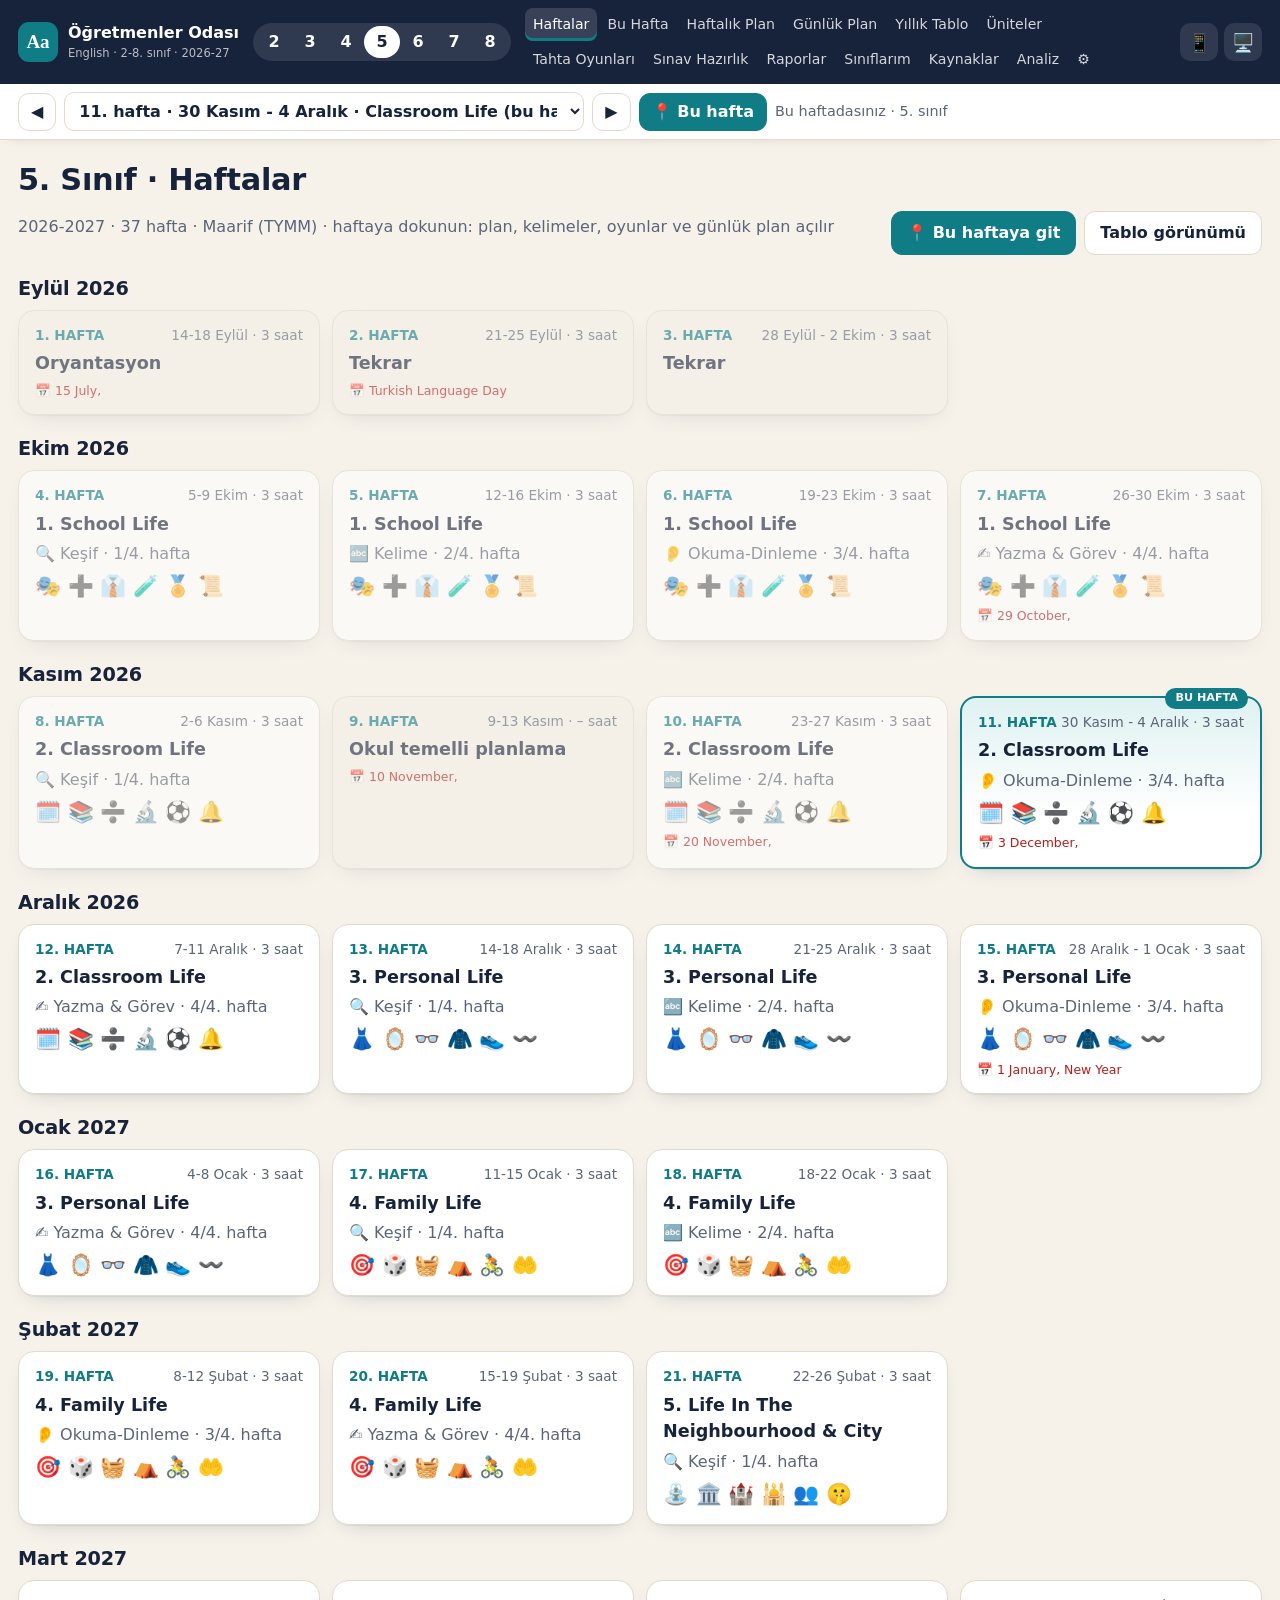
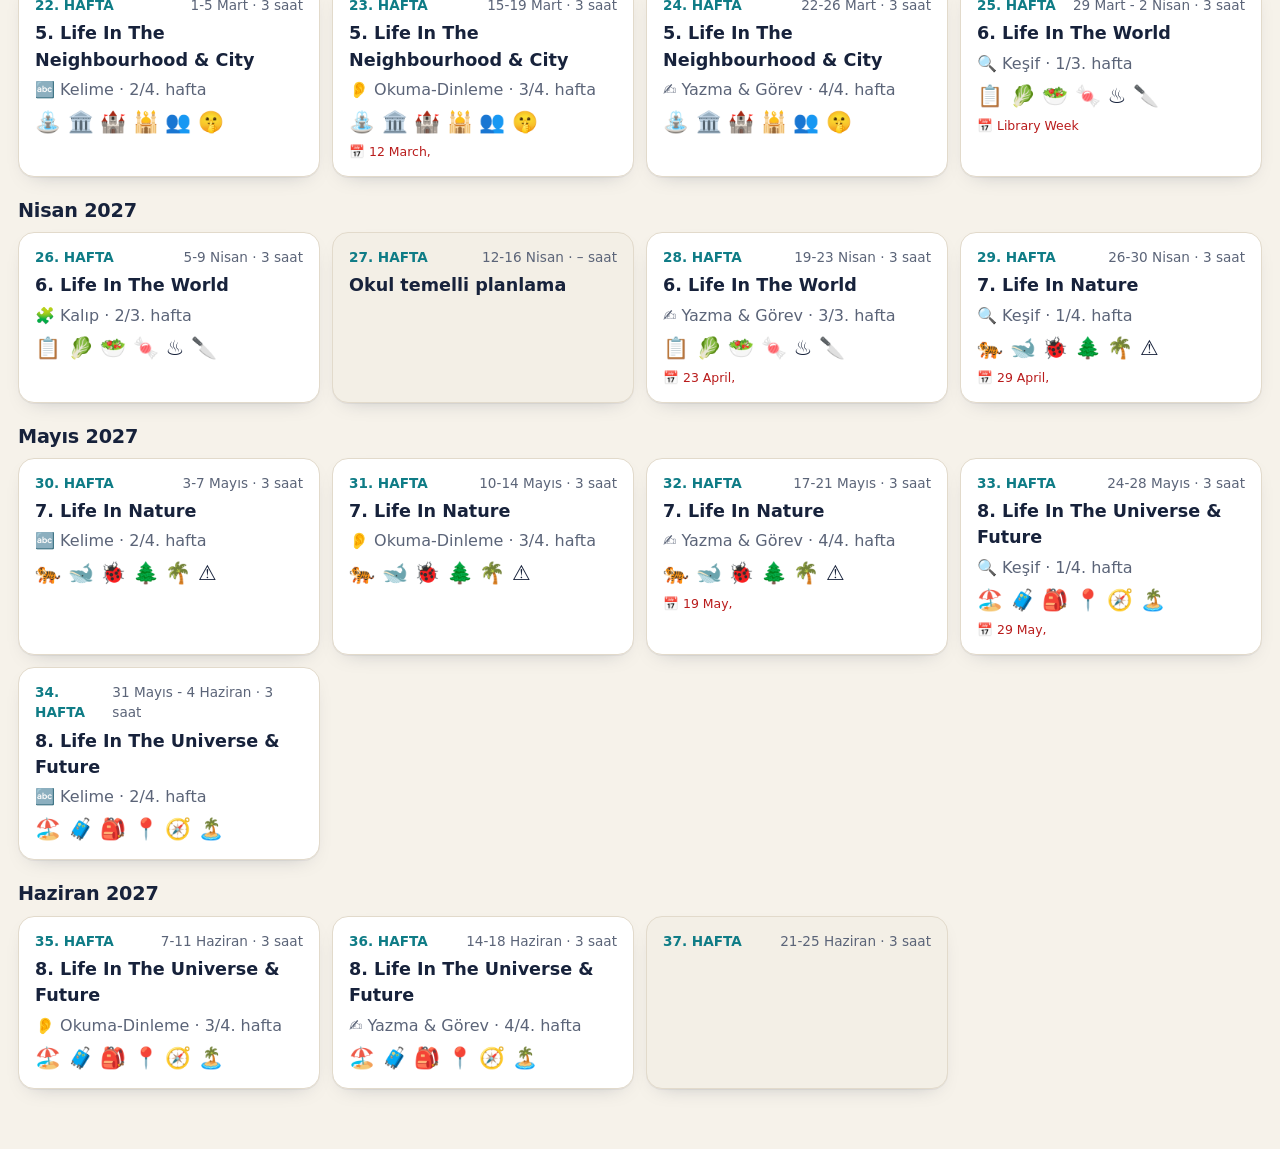
<file: index.html>
<!doctype html>
<html lang="tr">
<head>
<meta charset="utf-8">
<meta name="viewport" content="width=device-width, initial-scale=1">
<title>Öğretmenler Odası · English</title>
<meta name="description" content="İngilizce öğretmenleri için 2-8. sınıf Maarif ve 2018 programına göre yıllık, haftalık, günlük plan; akıllı tahta oyunları, sohbet simülasyonu, raporlar.">
<link rel="stylesheet" href="css/stil.css">
</head>
<body>
<header class="ust">
  <a class="marka" href="#bugun"><span class="marka-isaret">Aa</span><span><b>Öğretmenler Odası</b><small>English · 2-8. sınıf · 2026-27</small></span></a>
  <nav class="sinif-sec" id="sinif-sec" aria-label="Sınıf düzeyi"></nav>
  <nav class="menu" id="menu"></nav>
  <div class="ust-sag"><a class="ikon" href="ogrenci.html" title="Öğrenci uygulaması">📱</a><button class="ikon" id="tahta-modu" title="Akıllı tahta modu (iri yazı)">🖥️</button></div>
</header>
<div class="hafta-bar" id="hafta-bar" hidden></div>
<main id="sayfa" class="sayfa"></main>
<div id="baski"></div>

<template id="analiz-sablon">
<div class="sayfa-bas"><div><h1>Program ve Sınav Analizi</h1><p class="soluk">2026-2027 İngilizce 2-8. sınıf · araştırma özeti (20 Kasım 2026)</p></div></div>
<div class="iki-kolon"><div>
<div class="kart-kutu"><h2>1. Hangi sınıf hangi programda?</h2>
<table class="plan"><thead><tr><th>Sınıf</th><th>2026-27 programı</th><th>Haftalık saat</th><th>Yapı</th></tr></thead><tbody>
<tr><td>2</td><td>Maarif (TYMM) — 2. yılı</td><td>2</td><td>6 tema (School Life → Life in the City & the World)</td></tr>
<tr><td>3</td><td><b>Maarif — bu yıl başladı</b></td><td>2</td><td>6 tema; orientation + 2 hafta revision</td></tr>
<tr><td>4</td><td>2018 programı</td><td>2</td><td>10 ünite (Classroom Rules → Food and Drinks)</td></tr>
<tr><td>5</td><td>Maarif — 3. yılı</td><td>3</td><td>8 tema (School Life → Life in the Universe & Future)</td></tr>
<tr><td>6</td><td>Maarif — 2. yılı</td><td>3</td><td>8 tema</td></tr>
<tr><td>7</td><td>2018 programı</td><td>4</td><td>10 ünite (Appearance and Personality → Planets)</td></tr>
<tr><td>8</td><td>2018 programı (LGS)</td><td>4</td><td>10 ünite (Friendship → Natural Forces)</td></tr></tbody></table>
<p class="soluk">Kaynak: MEB “İngilizce (2-8. sınıf) taslak yıllık çerçeve plan” 2026-2027 (tymm.meb.gov.tr). 4, 7, 8. sınıfların Maarif temaları yayımlandı ama 2027-28'de uygulanacak; uygulama bunları “gelecek program” olarak saklar.</p></div>
<div class="kart-kutu"><h2>2. Maarif modelinin ders akışı</h2>
<p>Her tema aynı beceri ailelerini sırayla işler: <b>L</b> dinleme/izleme (hazırlık → genel anlam → ayrıntı → yansıtma), <b>P</b> telaffuz, <b>R</b> okuma, <b>V</b> kelime, <b>G</b> dil bilgisi (kalıp/“chunk”), <b>W</b> yazma (kopyala → modelden üret → yapılandır → paylaş → yansıt), <b>S</b> konuşma. Kod biçimi <code>ENG.5.2.V1</code> = 5. sınıf, 2. tema, kelime çıktısı.</p>
<ul><li>Giriş metni çoğunlukla <b>dijital hikâye</b>: önce durmadan, sonra durdurarak izlenir.</li>
<li>Dil bilgisi <b>kural anlatmadan</b>, kalıplarla ve örneklerden keşfettirilerek verilir (2-3. sınıfta tamamen “chunk”).</li>
<li>Önerilen teknikler: TPR, gölge okuma, koro, fısıltı zinciri, piramit/radyo okuma, Bingo, Pelmanism, King's Game, Odd One Out, resim sözlüğü, show and tell.</li>
<li>Her temanın sonunda <b>performans görevi</b> (ör. 5. sınıf “dream classroom” posteri, 8. sınıf okul etkinliği önerisi) ve dereceli puanlama.</li>
<li>Her temada <b>farklılaştırma</b>: zenginleştirme + destekleme etkinliği.</li></ul>
<p>Uygulama bu akışı 6 aşamaya böler: 🔍 Keşif → 🔤 Kelime → 🧩 Kalıp → 👂 Okuma-Dinleme → 🗣️ Konuşma → ✍️ Yazma & Görev; temanın hafta sayısına göre dağıtır.</p></div>
</div><div>
<div class="kart-kutu"><h2>3. Sınav sistemi</h2>
<ul><li><b>Ortak Yazılı Sınav Sistemi (OYSS)</b> 2026-27'de ortaokul 5, 6, 7. sınıflarda İngilizceyi kapsıyor (okul geneli). MEB her dönem için 5 senaryoluk konu-soru dağılım tablosu yayımlıyor; zümre birini seçiyor.</li>
<li>Tablolarda yalnız <b>R (okuma), V (kelime), G (dil bilgisi), W (yazma)</b> çıktıları var; dinleme ve konuşma yazılıda ölçülmüyor → derste performans ve gözlemle değerlendirilmeli.</li>
<li>Ülke geneli ortak sınavlarda İngilizce yok (6-7 matematik/Türkçe). Ülke geneli takvim: 5-6 Ocak, 6-7 Nisan, 8-9 Haziran 2027.</li>
<li><b>LGS</b>: sistem değişmedi; sözel oturumda 10 İngilizce sorusu. 8. sınıf İngilizce programı değişmedi.</li></ul></div>
<div class="kart-kutu"><h2>4. Bu uygulamada neler var?</h2>
<ul><li>MEB yıllık planı (37 hafta), tema içerikleri, farklılaştırma ve performans görevleri — resmî metinden otomatik.</li>
<li>Her ünite için ≤10 konuşma kelimesi, 1 cümle kalıbı + 5 örnek, yabancı arkadaşla 4 adımlık sohbet (✦ Claude).</li>
<li>Haftalık plan, sınıf saatine göre günlük plan (40 dk, MEB tablosu biçimi, Word'e aktarılır).</li>
<li>11 tahta oyunu; düellolar: Halat Çekme, 1 Dakika Kelime, Harf Avı.</li>
<li>Öğrenci uygulaması: haftalık görev, aralıklı tekrar (Leitner), düellolar, rapor kodu / sunucu senkronu.</li>
<li>Ücretsiz platform bağlantıları (Eğitimhane, Wordwall, İngilizceciyiz, Liveworksheets…) — içerik sahiplerine ait olduğu için kopyalanmaz, bağlantı verilir.</li></ul></div>
<div class="kart-kutu"><h2>Kaynaklar</h2><ul class="kucuk-y">
<li><a target="_blank" rel="noopener" href="https://tymm.meb.gov.tr/ogretim-programlari/ingilizce-dersi-temel-egitim">TYMM İngilizce öğretim programı (2-8)</a></li>
<li><a target="_blank" rel="noopener" href="https://tymm.meb.gov.tr/taslak-cerceve-planlari/temel-egitim">TYMM taslak çerçeve planları 2026-27</a></li>
<li><a target="_blank" rel="noopener" href="https://odsgm.meb.gov.tr/www/1donem-konu-soru-dagilim-tablolari-2026-2027/icerik/1724">ODSGM 1. dönem konu-soru dağılım tabloları</a></li>
<li><a target="_blank" rel="noopener" href="https://www.meb.gov.tr/ortak-yazili-sinav-sistemiyle-ilgili-sikca-sorulan-sorular-rehberi-hazirlandi/haber/42290/tr">MEB: OYSS sıkça sorulan sorular</a></li>
<li><a target="_blank" rel="noopener" href="https://meb.gov.tr/ulke-geneli-ortak-yazili-sinav-takvimi-belli-oldu/haber/41874/tr">MEB: ülke geneli ortak yazılı takvimi</a></li></ul></div>
</div></div>
</template>

<script src="js/yapilandirma.js"></script>
<script src="js/veri-meb.js"></script>
<script src="js/icerik-ilkokul.js"></script>
<script src="js/icerik-56.js"></script>
<script src="js/icerik-78.js"></script>
<script src="js/unite-oyun-ilkokul.js"></script>
<script src="js/unite-oyun-orta.js"></script>
<script src="js/ortak.js"></script>
<script src="js/oyunlar.js"></script>
<script src="js/app.js"></script>
</body>
</html>
</file>
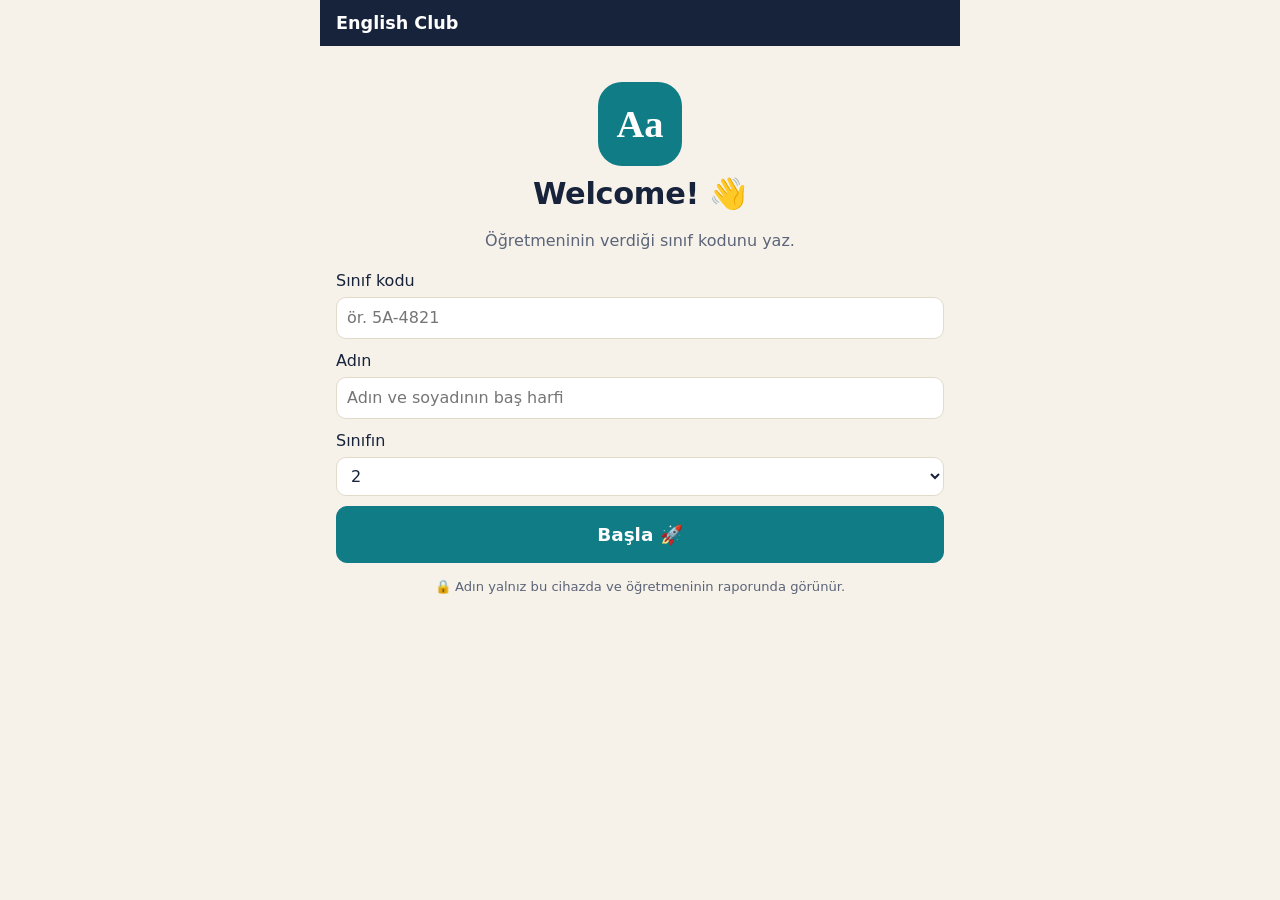
<file: ogrenci.html>
<!doctype html>
<html lang="tr">
<head>
<meta charset="utf-8">
<meta name="viewport" content="width=device-width, initial-scale=1, viewport-fit=cover">
<meta name="theme-color" content="#17223b">
<title>English Club · Öğrenci</title>
<link rel="stylesheet" href="css/stil.css">
<link rel="stylesheet" href="css/ogrenci.css">
</head>
<body class="ogr">
<header class="ogr-ust"><button class="ikon" id="geri" hidden>←</button><b id="ogr-baslik">English Club</b><span id="ogr-puan"></span></header>
<main id="ogr-sayfa"></main>
<script src="js/yapilandirma.js"></script>
<script src="js/veri-meb.js"></script>
<script src="js/icerik-ilkokul.js"></script>
<script src="js/icerik-56.js"></script>
<script src="js/icerik-78.js"></script>
<script src="js/unite-oyun-ilkokul.js"></script>
<script src="js/unite-oyun-orta.js"></script>
<script src="js/ortak.js"></script>
<script src="js/oyunlar.js"></script>
<script src="js/ogrenci.js"></script>
</body>
</html>
</file>
<file: css/stil.css>
/* Öğretmenler Odası · English — kâğıt zemin, mürekkep üst çubuk; her sınıf düzeyinin kendi rengi. Akıllı tahtada uzaktan okunur. */
:root {
  --kagit: #f6f2ea; --kart: #fffdf9; --murekkep: #17223b; --soluk: #5b6478; --cizgi: #e2dacb;
  --vurgu: #0f7c86; --vurgu-acik: #dff1f1; --claude: #c2410c; --meb: #b91c1c; --dis: #475569;
  --dogru: #15803d; --yanlis: #dc2626; --t0: #2563eb; --t1: #e11d48;
  --golge: 0 1px 0 rgba(23, 34, 59, .05), 0 8px 22px -14px rgba(23, 34, 59, .35);
  --r: 16px; --font: "Segoe UI", "Noto Sans", system-ui, sans-serif;
}
body[data-sinif="2"] { --vurgu: #e4572e; --vurgu-acik: #fde4dc; }
body[data-sinif="3"] { --vurgu: #d97706; --vurgu-acik: #fdeccc; }
body[data-sinif="4"] { --vurgu: #65a30d; --vurgu-acik: #e6f4d0; }
body[data-sinif="5"] { --vurgu: #0f7c86; --vurgu-acik: #dff1f1; }
body[data-sinif="6"] { --vurgu: #2563eb; --vurgu-acik: #dde8fd; }
body[data-sinif="7"] { --vurgu: #7c3aed; --vurgu-acik: #ece3fd; }
body[data-sinif="8"] { --vurgu: #be123c; --vurgu-acik: #fbdde5; }
* { box-sizing: border-box; }
[hidden] { display: none !important; }
html { font-size: 16px; }
body { margin: 0; background: var(--kagit); color: var(--murekkep); font-family: var(--font); line-height: 1.5; }
body.tahta { font-size: 1.25rem; }
a { color: var(--vurgu); }
button, input, select, textarea { font: inherit; color: inherit; }
h1, h2, h3 { line-height: 1.2; margin: 0 0 .5em; letter-spacing: -.01em; }
h1 { font-size: 1.9rem; } h2 { font-size: 1.2rem; } h3 { font-size: 1.05rem; }
pre { white-space: pre-wrap; font: inherit; font-size: .92em; margin: .3em 0; }
code { background: #efe8da; padding: 1px 5px; border-radius: 5px; }

/* üst çubuk */
.ust { position: sticky; top: 0; z-index: 30; display: flex; align-items: center; gap: 14px; padding: 8px 18px; background: var(--murekkep); color: #fff; flex-wrap: wrap; }
.marka { display: flex; gap: 10px; align-items: center; color: #fff; text-decoration: none; }
.marka-isaret { display: grid; place-items: center; width: 40px; height: 40px; border-radius: 11px; background: var(--vurgu); font-weight: 800; font-size: 19px; font-family: Georgia, serif; }
.marka b { display: block; } .marka small { display: block; opacity: .7; font-size: .72rem; }
.sinif-sec { display: flex; background: rgba(255,255,255,.1); border-radius: 999px; padding: 3px; }
.sinif-sec button { border: 0; background: transparent; color: #fff; width: 36px; height: 32px; border-radius: 999px; font-weight: 700; cursor: pointer; }
.sinif-sec button[aria-selected="true"] { background: #fff; color: var(--murekkep); }
.menu { display: flex; gap: 2px; flex-wrap: wrap; flex: 1; }
.menu a { color: #fff; text-decoration: none; padding: 6px 8px; border-radius: 8px; opacity: .82; font-size: .88rem; white-space: nowrap; }
.menu a:hover, .menu a.aktif { background: rgba(255,255,255,.14); opacity: 1; }
.menu a.aktif { box-shadow: inset 0 -3px 0 var(--vurgu); }
.ust-sag { display: flex; gap: 6px; }
.ikon { display: grid; place-items: center; width: 38px; height: 38px; border-radius: 10px; border: 0; background: rgba(255,255,255,.1); color: #fff; text-decoration: none; cursor: pointer; font-size: 18px; }

.sayfa { max-width: 1360px; margin: 0 auto; padding: 22px 18px 60px; }
.sayfa-bas { display: flex; justify-content: space-between; align-items: flex-end; gap: 14px; flex-wrap: wrap; margin-bottom: 16px; }
.sayfa-bas .sag { display: flex; gap: 8px; flex-wrap: wrap; }
.soluk { color: var(--soluk); } .orta { text-align: center; padding: 40px; }
.bilgi { background: #fff7e0; border: 1px solid #f1dca0; padding: 10px 14px; border-radius: 12px; }
.iki-kolon { display: grid; grid-template-columns: 1.1fr 1fr; gap: 18px; align-items: start; }
@media (max-width: 980px) { .iki-kolon { grid-template-columns: 1fr; } }
.kart-kutu { background: var(--kart); border: 1px solid var(--cizgi); border-radius: var(--r); padding: 18px; box-shadow: var(--golge); margin-bottom: 18px; }
.kart-kutu.ince { padding: 14px 18px; }
.kart-kutu.vurgu-k { border-left: 6px solid var(--vurgu); }
details { border-top: 1px dashed var(--cizgi); padding: 8px 0; } summary { cursor: pointer; font-weight: 600; }

.btn { display: inline-flex; align-items: center; gap: 6px; padding: 9px 15px; border-radius: 11px; border: 1px solid var(--cizgi); background: #fff; cursor: pointer; text-decoration: none; color: var(--murekkep); font-weight: 600; }
.btn:hover { border-color: var(--vurgu); }
.btn.ana { background: var(--vurgu); color: #fff; border-color: var(--vurgu); }
.btn.yesil { background: var(--dogru); color: #fff; border-color: var(--dogru); } .btn.kirmizi { color: var(--yanlis); }
.btn.kucuk { padding: 5px 10px; }
.mini-btn { display: inline-block; margin-left: 6px; padding: 2px 10px; border-radius: 999px; background: var(--vurgu-acik); color: var(--vurgu); text-decoration: none; font-weight: 600; font-size: .85em; border: 0; cursor: pointer; }
.rozet { display: inline-block; font-size: .68rem; font-weight: 700; padding: 2px 8px; border-radius: 999px; vertical-align: middle; letter-spacing: .02em; }
.rozet.claude { background: #fff1e6; color: var(--claude); border: 1px solid #fed7aa; }
.rozet.meb { background: #fee2e2; color: var(--meb); } .rozet.dis { background: #e2e8f0; color: var(--dis); }
.cip { display: inline-flex; gap: 6px; align-items: center; padding: 6px 12px; border-radius: 999px; border: 1px solid var(--cizgi); background: #fff; cursor: pointer; text-decoration: none; color: var(--murekkep); margin: 0 6px 6px 0; }
.cip.aktif { background: var(--vurgu); color: #fff; border-color: var(--vurgu); }
.satir { display: flex; gap: 8px; flex-wrap: wrap; margin: 10px 0; align-items: center; }
.satir input { flex: 1; min-width: 180px; }
input, select, textarea { padding: 8px 10px; border: 1px solid var(--cizgi); border-radius: 10px; background: #fff; }
textarea { width: 100%; } label { display: block; margin-bottom: 10px; } label > input, label > select, label > textarea { display: block; width: 100%; margin-top: 4px; }

/* bugün */
.bugun-hero { display: flex; justify-content: space-between; gap: 20px; align-items: flex-end; flex-wrap: wrap; padding: 26px; border-radius: 22px; margin-bottom: 18px; color: #fff;
  background: radial-gradient(circle at 90% 10%, rgba(255,255,255,.18), transparent 45%), linear-gradient(135deg, var(--vurgu), var(--murekkep)); }
.bugun-hero h1 { font-size: 2.4rem; margin: 6px 0; } .bugun-hero p { margin: 4px 0; opacity: .95; }
.bugun-hero .etiket { background: rgba(255,255,255,.18); padding: 3px 10px; border-radius: 999px; font-size: .85rem; }
.bugun-hero .gun { background: rgba(0,0,0,.18); display: inline-block; padding: 4px 10px; border-radius: 8px; }
.hero-dugme { display: flex; gap: 8px; flex-wrap: wrap; } .hero-dugme .btn:not(.ana) { background: rgba(255,255,255,.92); }
.hero-dugme .btn.ana { background: #fff; color: var(--vurgu); }
.kelimeler { display: grid; grid-template-columns: repeat(auto-fill, minmax(118px, 1fr)); gap: 10px; }
.kelime-k { display: flex; flex-direction: column; align-items: center; padding: 12px 6px; border-radius: 14px; border: 1px solid var(--cizgi); background: #fff; cursor: pointer; }
.kelime-k:hover { border-color: var(--vurgu); transform: translateY(-2px); }
.kelime-k .emo { font-size: 2.1rem; } .kelime-k b { font-size: 1.02rem; text-align: center; } .kelime-k small { color: var(--soluk); text-align: center; }
.kalip { background: var(--vurgu-acik); padding: 10px 14px; border-radius: 12px; font-weight: 600; }
.buyuk-k { font-size: 1.2rem; }
.ses-k { border: 0; background: none; cursor: pointer; }
.oyun-izgara { display: grid; grid-template-columns: repeat(auto-fill, minmax(150px, 1fr)); gap: 10px; }
.oyun-izgara.buyuk { grid-template-columns: repeat(auto-fill, minmax(210px, 1fr)); gap: 14px; }
.oyun-k { position: relative; display: flex; flex-direction: column; gap: 2px; padding: 14px; border-radius: 14px; background: #fff; border: 1px solid var(--cizgi); text-decoration: none; color: var(--murekkep); }
.oyun-k:hover { border-color: var(--vurgu); box-shadow: var(--golge); }
.oyun-k span { font-size: 1.8rem; } .oyun-k small { color: var(--soluk); line-height: 1.3; }
.oyun-izgara.buyuk .oyun-k span { font-size: 2.6rem; }
.oyun-k em { position: absolute; top: 10px; right: 10px; font-style: normal; font-size: .7rem; font-weight: 700; background: #fde68a; padding: 1px 8px; border-radius: 999px; }
.sohbet-on p { margin: 6px 0; padding: 8px 12px; background: #f4f0e8; border-radius: 12px; }

/* planlar */
table.plan, table.gunluk { width: 100%; border-collapse: collapse; background: #fff; font-size: .92rem; }
.plan th, .plan td, .gunluk th, .gunluk td { border: 1px solid var(--cizgi); padding: 6px 8px; text-align: left; vertical-align: top; }
.plan thead th { background: var(--murekkep); color: #fff; position: sticky; top: 56px; }
.plan tr.ozel td { background: #f3efe6; color: var(--soluk); }
.plan tr.simdi td { background: var(--vurgu-acik); font-weight: 600; }
.plan td.sayi { text-align: center; }
.plan tr.pasif td { opacity: .5; }
.kucuk-y { font-size: .82rem; }
.gunluk th { width: 150px; background: #f4f0e8; } .gunluk th.ara { background: var(--vurgu); color: #fff; text-align: center; }
#gunluk-govde:focus { outline: 2px dashed var(--vurgu); outline-offset: 6px; }
.gezgin { display: flex; gap: 8px; margin-bottom: 16px; flex-wrap: wrap; }
.sekmeler { display: flex; gap: 6px; margin-bottom: 12px; flex-wrap: wrap; }
.sekme { padding: 8px 16px; border-radius: 10px; background: #fff; border: 1px solid var(--cizgi); text-decoration: none; color: var(--murekkep); font-weight: 600; }
.sekme.aktif { background: var(--vurgu); color: #fff; border-color: var(--vurgu); }
.etkinlik-l { padding-left: 22px; } .etkinlik-l li { margin-bottom: 10px; } .etkinlik-l small { display: block; color: var(--soluk); }
.ogr-odev { background: #eef6ff; padding: 10px 12px; border-radius: 12px; }
.unite-izgara { display: grid; grid-template-columns: repeat(auto-fill, minmax(230px, 1fr)); gap: 14px; }
.unite-k { display: flex; flex-direction: column; gap: 4px; padding: 16px; background: #fff; border-radius: 16px; border: 1px solid var(--cizgi); text-decoration: none; color: var(--murekkep); }
.unite-k:hover { border-color: var(--vurgu); }
.unite-k .no { width: 30px; height: 30px; border-radius: 9px; display: grid; place-items: center; background: var(--vurgu); color: #fff; font-weight: 700; }
.unite-k .emo-s { font-size: 1.4rem; } .unite-k small { color: var(--soluk); }
.unite-sec { margin-bottom: 14px; }
.kaynaklar { display: grid; grid-template-columns: repeat(auto-fill, minmax(190px, 1fr)); gap: 8px; }
.kaynak { position: relative; display: grid; grid-template-columns: 34px 1fr; padding: 10px; border-radius: 12px; background: #fff; border: 1px solid var(--cizgi); text-decoration: none; color: var(--murekkep); }
.kaynak span { grid-row: span 2; font-size: 1.4rem; } .kaynak small { color: var(--soluk); line-height: 1.25; }
.kaynak.ozel { border-color: #fcd34d; background: #fffbeb; } .kaynak i { position: absolute; top: 4px; right: 8px; font-style: normal; color: var(--soluk); cursor: pointer; }
.sinif-k { display: flex; justify-content: space-between; gap: 12px; flex-wrap: wrap; }
.sinif-k .kod { font-size: 1.8rem; font-weight: 800; letter-spacing: .08em; margin: 0; color: var(--vurgu); font-family: Consolas, monospace; }
.sinif-k .dugmeler { display: flex; gap: 6px; flex-wrap: wrap; align-items: flex-start; }

/* oyun */
body.oyun-modu .sayfa { max-width: none; padding: 0; }
.oyun-sayfa { display: flex; flex-direction: column; min-height: calc(100vh - 56px); }
.oyun-bar { display: flex; gap: 10px; align-items: center; padding: 10px 16px; background: #fff; border-bottom: 1px solid var(--cizgi); flex-wrap: wrap; }
.oyun-bar .ayar-alan { display: flex; gap: 6px; flex: 1; justify-content: flex-end; flex-wrap: wrap; align-items: center; }
.oyun-alan { flex: 1; padding: 18px; display: flex; flex-direction: column; font-size: 1.3rem; }
.oyun-ust { display: flex; justify-content: space-between; align-items: center; gap: 10px; margin-bottom: 14px; font-size: 1.15rem; flex-wrap: wrap; }
.oyun-alt { display: flex; gap: 10px; justify-content: center; margin-top: 18px; flex-wrap: wrap; }
.oyun-alt .btn { font-size: 1.1rem; padding: 12px 20px; }
.emo { font-family: "Segoe UI Emoji", "Apple Color Emoji", "Noto Color Emoji", sans-serif; line-height: 1; }
.oyun-son { text-align: center; margin: auto; } .oyun-son .kupa { font-size: 5rem; } .buyuk { font-size: 2.4rem; font-weight: 800; margin: .2em 0; }
.kart-sahne { display: grid; place-items: center; flex: 1; perspective: 1200px; }
.flash { position: relative; width: min(560px, 90vw); height: min(380px, 52vh); border: 0; border-radius: 28px; background: #fff; box-shadow: var(--golge), 0 0 0 6px var(--vurgu-acik); cursor: pointer; display: flex; flex-direction: column; align-items: center; justify-content: center; gap: 6px; transition: transform .4s; }
.flash .emo { font-size: 8rem; } .flash .en { font-size: 3rem; font-weight: 800; } .flash .tr { font-size: 1.6rem; color: var(--soluk); visibility: hidden; }
.flash.ters .tr { visibility: visible; } .flash.ters { transform: rotateX(6deg); }
.hafiza { display: grid; gap: 10px; flex: 1; grid-template-columns: repeat(5, 1fr); }
.hafiza.n12 { grid-template-columns: repeat(4, 1fr); } .hafiza.n16 { grid-template-columns: repeat(4, 1fr); }
.hk { position: relative; min-height: 110px; border-radius: 16px; border: 0; background: var(--murekkep); color: #fff; cursor: pointer; font-size: 1.4rem; }
.hk .on { display: none; } .hk.acik { background: #fff; color: var(--murekkep); box-shadow: inset 0 0 0 3px var(--vurgu); }
.hk.acik .on { display: block; } .hk.acik .arka { display: none; } .hk .emo { font-size: 3rem; } .hk .arka { font-size: 2rem; opacity: .5; }
.hk.bulundu.t0 { box-shadow: inset 0 0 0 4px var(--t0); background: #e0ebff; } .hk.bulundu.t1 { box-shadow: inset 0 0 0 4px var(--t1); background: #ffe1e8; } .hk.bulundu.x { background: #dcfce7; }
.takim { padding: 4px 12px; border-radius: 999px; font-weight: 700; } .takim.t0 { color: var(--t0); } .takim.t1 { color: var(--t1); }
.takim.sira { color: #fff; } .takim.t0.sira { background: var(--t0); } .takim.t1.sira { background: var(--t1); }
.halat { display: grid; grid-template-columns: 1fr 260px 1fr; gap: 14px; flex: 1; }
.taraf { border-radius: 22px; padding: 16px; display: flex; flex-direction: column; gap: 12px; transition: opacity .2s; }
.taraf.t0 { background: #e0ebff; } .taraf.t1 { background: #ffe1e8; } .taraf.kilitli { opacity: .35; pointer-events: none; }
.taraf .ad { font-weight: 800; font-size: 1.3rem; display: flex; justify-content: space-between; }
.t0 .ad { color: var(--t0); } .t1 .ad { color: var(--t1); }
.ipucu { text-align: center; padding: 10px; font-size: 1.8rem; font-weight: 700; } .ipucu .emo { font-size: 5rem; } .ipucu small { display: block; font-size: 1rem; color: var(--soluk); }
.secim { display: grid; gap: 10px; } .secim.d4 { grid-template-columns: 1fr 1fr; }
.btn.sec { justify-content: center; font-size: 1.35rem; padding: 16px; } .btn.sec .emo { font-size: 2.6rem; }
.btn.yanlis, .btn.sec.yanlis { background: #fee2e2; border-color: var(--yanlis); }
.ip-alan { position: relative; display: flex; flex-direction: column; justify-content: center; align-items: center; gap: 20px; }
.ip { width: 100%; height: 14px; background: repeating-linear-gradient(45deg, #a16207, #a16207 8px, #ca8a04 8px, #ca8a04 16px); border-radius: 8px; transition: transform .35s; display: flex; justify-content: center; }
.dugum { font-size: 2.6rem; margin-top: -22px; }
.cizgi { position: absolute; top: 20%; bottom: 20%; width: 4px; border-radius: 4px; } .cizgi.c0 { left: 0; background: var(--t0); } .cizgi.c1 { right: 0; background: var(--t1); }
.halat.yuzyuze { grid-template-columns: 1fr; grid-template-rows: 1fr 70px 1fr; }
.halat.yuzyuze .t0 { transform: rotate(180deg); } .halat.yuzyuze .ip-alan { flex-direction: row; } .halat.yuzyuze .cizgi { display: none; }
.sure { height: 10px; background: var(--cizgi); border-radius: 6px; overflow: hidden; margin-bottom: 12px; } .sure i { display: block; height: 100%; width: 100%; background: var(--vurgu); transition: width 1s linear; }
.dakika, .harfavi { max-width: 760px; width: 100%; margin: 0 auto; }
.dk-soru .tr { font-size: 2.2rem; }
.yazilan { display: flex; gap: 8px; justify-content: center; margin: 14px 0; } .yazilan i { width: 52px; height: 60px; border-bottom: 4px solid var(--murekkep); display: grid; place-items: center; font-style: normal; font-size: 2rem; font-weight: 800; }
.harfler { display: flex; gap: 10px; justify-content: center; flex-wrap: wrap; } .btn.harf { width: 64px; height: 64px; justify-content: center; font-size: 1.8rem; }
.btn.harf:disabled { opacity: .25; }
.salla { animation: salla .4s; } @keyframes salla { 25% { transform: translateX(-8px); } 75% { transform: translateX(8px); } }
.cumle-hedef { min-height: 76px; border: 3px dashed var(--cizgi); border-radius: 16px; padding: 12px; display: flex; gap: 8px; flex-wrap: wrap; align-items: center; margin: 12px 0; }
.cumle-hedef.dogru { border-color: var(--dogru); background: #dcfce7; }
.parca-yer { background: var(--vurgu); color: #fff; padding: 8px 14px; border-radius: 10px; font-weight: 700; }
.cumle-parca { display: flex; gap: 10px; flex-wrap: wrap; justify-content: center; } .btn.parca { font-size: 1.4rem; padding: 12px 18px; } .btn.parca:disabled { opacity: .25; }
.yonerge { text-align: center; font-size: 1.6rem; font-weight: 700; }
.eksik-izgara { display: grid; grid-template-columns: repeat(3, 1fr); gap: 14px; max-width: 900px; margin: 0 auto 16px; width: 100%; transition: filter .3s; }
.eksik-izgara.kapali { filter: blur(18px) grayscale(1); }
.ek { background: #fff; border-radius: 18px; padding: 18px; text-align: center; border: 1px solid var(--cizgi); } .ek .emo { font-size: 4rem; display: block; } .ek b { font-size: 1.4rem; }
.ek.dogru { background: #dcfce7; } .ek.yanlis { background: #fee2e2; } .ek.bos { background: #f4f0e8; }
.av-duzen { display: flex; gap: 20px; justify-content: center; flex-wrap: wrap; }
.av-izgara { display: grid; grid-template-columns: repeat(var(--n), 1fr); gap: 4px; width: min(640px, 92vw); touch-action: none; user-select: none; }
.av-izgara span { aspect-ratio: 1; display: grid; place-items: center; background: #fff; border-radius: 8px; font-weight: 800; font-size: clamp(1rem, 2.6vw, 1.7rem); border: 1px solid var(--cizgi); }
.av-izgara span.sec { background: #fde68a; } .av-izgara span.bulundu { background: var(--vurgu); color: #fff; }
.av-liste { list-style: none; padding: 0; font-size: 1.2rem; } .av-liste li.bulundu { text-decoration: line-through; color: var(--soluk); }
.cark-duzen { display: flex; gap: 30px; align-items: center; justify-content: center; flex-wrap: wrap; flex: 1; }
.cark-kap { position: relative; width: min(520px, 80vw); } .cark { width: 100%; transition: transform 4s cubic-bezier(.17,.67,.2,1); }
.cark-kap .ok { position: absolute; top: -10px; left: 50%; transform: translateX(-50%); font-size: 2.4rem; color: var(--murekkep); z-index: 2; }
.cark-sonuc { min-width: 260px; text-align: center; } .emo.dev { font-size: 6rem; }
.bingo { display: flex; gap: 20px; flex: 1; flex-wrap: wrap; } .bingo-simdi { flex: 2; min-width: 280px; display: grid; place-items: center; background: #fff; border-radius: 24px; text-align: center; min-height: 300px; }
.bingo-gecmis { flex: 1; display: flex; flex-direction: column; gap: 6px; max-height: 60vh; overflow: auto; } .bingo-gecmis span { background: #fff; padding: 6px 12px; border-radius: 10px; }
.sohbet { max-width: 760px; width: 100%; margin: 0 auto; display: flex; flex-direction: column; flex: 1; background: #fff; border-radius: 22px; overflow: hidden; box-shadow: var(--golge); }
.sohbet-ust { display: flex; align-items: center; gap: 12px; padding: 12px 16px; background: var(--murekkep); color: #fff; }
.sohbet-ust .avatar { font-size: 2.4rem; } .sohbet-ust small { display: block; opacity: .7; } .cevrimici { margin-left: auto; color: #4ade80; font-size: .9rem; }
.mesajlar { flex: 1; padding: 16px; display: flex; flex-direction: column; gap: 10px; overflow: auto; min-height: 260px; max-height: 52vh; background: #f4f0e8; }
.balon { display: flex; gap: 8px; align-items: flex-end; max-width: 85%; } .balon p { margin: 0; padding: 10px 14px; border-radius: 18px; background: #fff; font-size: 1.2rem; }
.balon.ben { align-self: flex-end; } .balon.ben p { background: var(--vurgu); color: #fff; border-bottom-right-radius: 4px; } .balon.o p { border-bottom-left-radius: 4px; }
.balon .av { font-size: 1.8rem; } .ses-b { border: 0; background: none; cursor: pointer; font-size: 1.2rem; }
.sohbet-secim { padding: 14px; display: flex; flex-direction: column; gap: 8px; border-top: 1px solid var(--cizgi); }
.btn.cevap { justify-content: flex-start; font-size: 1.15rem; padding: 12px 16px; } .btn.mikrofon { justify-content: center; background: #fef3c7; }
body.tahta .oyun-alan { font-size: 1.5rem; }

/* baskı */
#baski { display: none; }
@media print {
  @page { size: A4; margin: 12mm; }
  body { background: #fff; font-size: 11pt; } body > *:not(#baski) { display: none !important; } #baski { display: block; }
  .a4 { page-break-after: always; } .a4:last-child { page-break-after: auto; }
}
.a4 { font-size: 11pt; color: #000; } .a4 h3 { margin: 12px 0 6px; font-size: 12pt; }
.a4-ust { display: flex; justify-content: space-between; border-bottom: 2px solid #000; padding-bottom: 6px; margin-bottom: 8px; gap: 10px; flex-wrap: wrap; }
.a4-alt { margin-top: 12px; border-top: 1px solid #999; font-size: 8.5pt; color: #444; padding-top: 4px; }
.eslestir { display: grid; grid-template-columns: 1fr 1fr; } .eslestir ol { display: grid; grid-template-columns: 1fr 1fr; gap: 4px 20px; margin: 0; }
.eslestir .emo { font-size: 26pt; }
.a4-av { display: flex; gap: 18px; } .av-tablo { border-collapse: collapse; } .av-tablo td { width: 24px; height: 24px; border: 1px solid #aaa; text-align: center; font-weight: 700; font-size: 11pt; }
.a4-av ul { list-style: none; padding: 0; columns: 2; }
.sirala li, .sinav-s { margin-bottom: 10px; } .karisik { display: block; font-weight: 600; } .cizgi-alan, .yazi-alan { display: block; border-bottom: 1px solid #555; height: 26px; }
.sec-k { display: inline-block; margin-right: 14px; } .sohbet-k li { margin-bottom: 8px; }
.sinav { list-style: none; padding: 0; } .sinav-s { display: flex; gap: 8px; } .sinav-s .no { font-weight: 800; min-width: 22px; }
.a4.cevap { font-size: 10pt; } .a4.genis table { font-size: 9pt; }

/* konuşma sınavı */
.konusma { max-width: 900px; width: 100%; margin: 0 auto; background: #fff; border-radius: 24px; overflow: hidden; box-shadow: var(--golge); display: flex; flex-direction: column; }
.ks-ust { display: flex; align-items: center; gap: 12px; padding: 12px 18px; background: var(--murekkep); color: #fff; } .ks-ust .avatar { font-size: 2.4rem; } .ks-ust small { display: block; opacity: .7; } .ks-no { margin-left: auto; font-weight: 800; font-size: 1.3rem; }
.ks-govde { padding: 22px; }
.ks-soru { display: flex; align-items: center; gap: 14px; background: var(--vurgu-acik); border-radius: 18px; padding: 16px 18px; } .ks-soru .ark { font-size: 3rem; } .ks-soru p { flex: 1; margin: 0; font-size: 1.6rem; font-weight: 700; }
.ks-sure { position: relative; height: 14px; background: var(--cizgi); border-radius: 8px; margin: 16px 0; } .ks-sure i { display: block; height: 100%; width: 100%; background: var(--vurgu); border-radius: 8px; transition: width 1s linear; } .ks-sure b { position: absolute; right: 0; top: -26px; }
.ks-cevap { min-height: 110px; border: 3px dashed var(--cizgi); border-radius: 18px; padding: 14px; text-align: center; }
.ks-metin { font-size: 1.5rem; font-weight: 600; color: var(--murekkep); }
.btn.buyuk-btn { font-size: 1.3rem; padding: 16px 26px; } .btn.dinliyor { animation: nabiz 1s infinite; background: var(--yanlis); border-color: var(--yanlis); }
@keyframes nabiz { 50% { box-shadow: 0 0 0 14px rgba(220,38,38,.18); } }
.ks-ipucu { background: #fef3c7; padding: 8px 12px; border-radius: 10px; }
.ks-cubuk { display: grid; grid-template-columns: 110px 1fr 50px; gap: 10px; align-items: center; margin: 8px 0; } .ks-cubuk i { height: 16px; background: #eee6d8; border-radius: 8px; overflow: hidden; } .ks-cubuk b { display: block; height: 100%; background: var(--vurgu); }
.ks-sonuc .model { background: #f4f0e8; padding: 10px 14px; border-radius: 12px; } .ogr-puan { display: flex; gap: 8px; } .orta-k { text-align: center; }
.rubrik td, .rubrik th { border: 1px solid #555; padding: 6px; font-size: 10pt; vertical-align: top; } .rubrik { border-collapse: collapse; width: 100%; }
.soru-kart { display: grid; grid-template-columns: 1fr 1fr; gap: 8px; } .soru-kart div { border: 2px dashed #555; border-radius: 10px; padding: 10px; min-height: 70px; }

/* ünite oyunları */
.karakter-sec { text-align: center; margin: auto; } .kar-liste { display: flex; gap: 18px; justify-content: center; flex-wrap: wrap; margin-top: 18px; }
.kar { display: flex; flex-direction: column; align-items: center; gap: 6px; padding: 18px 26px; border-radius: 22px; border: 3px solid var(--cizgi); background: #fff; cursor: pointer; }
.kar:hover { border-color: var(--vurgu); transform: translateY(-3px); } .kar .emo { font-size: 5.5rem; }
.uo-duzen { display: grid; grid-template-columns: 170px 1fr; gap: 18px; flex: 1; }
.kar-panel { display: flex; flex-direction: column; align-items: center; justify-content: flex-end; gap: 8px; padding-bottom: 20px; }
.kar-buyuk { font-size: 6.5rem; display: inline-block; } .kar-balon { background: #fff; border-radius: 18px; padding: 10px 14px; font-weight: 800; text-align: center; box-shadow: var(--golge); position: relative; }
.kar-balon::after { content: ''; position: absolute; bottom: -10px; left: 50%; margin-left: -10px; border: 10px solid transparent; border-top-color: #fff; border-bottom: 0; }
.zipla { animation: zipla .6s; } @keyframes zipla { 30% { transform: translateY(-34px) rotate(-6deg); } 60% { transform: translateY(0); } 80% { transform: translateY(-10px); } }
.uo-ana { display: flex; flex-direction: column; min-width: 0; } .kucuk-yon { font-size: 1.3rem; margin: 0 0 12px; }
.yer-kartlar { display: flex; flex-wrap: wrap; gap: 10px; justify-content: center; min-height: 92px; margin-bottom: 16px; }
.yer-kart { display: flex; align-items: center; gap: 8px; padding: 10px 16px; border-radius: 16px; border: 2px solid var(--cizgi); background: #fff; cursor: grab; font-size: 1.15rem; touch-action: none; user-select: none; position: relative; z-index: 2; }
.yer-kart .emo { font-size: 2.2rem; } .yer-kart.secili { border-color: var(--vurgu); box-shadow: 0 0 0 4px var(--vurgu-acik); } .yer-kart.suruk { z-index: 50; box-shadow: 0 16px 30px rgba(0,0,0,.25); cursor: grabbing; transition: none; }
.yer-kart.yerlesti { cursor: default; border-color: var(--dogru); background: #ecfdf5; font-size: .95rem; padding: 6px 10px; } .yer-kart.yerlesti .emo { font-size: 1.5rem; }
.yer-bolgeler { display: grid; gap: 12px; flex: 1; grid-template-columns: repeat(var(--n, 4), 1fr); } .yer-bolgeler.n2 { --n: 2; } .yer-bolgeler.n3 { --n: 3; } .yer-bolgeler.n4 { --n: 4; }
.yer-bolge { border: 3px dashed var(--vurgu); border-radius: 20px; background: var(--vurgu-acik); padding: 10px; min-height: 200px; cursor: pointer; transition: background .2s; }
.yer-bolge.yanlis-b { background: #fee2e2; border-color: var(--yanlis); } .yb-bas { font-weight: 800; font-size: 1.3rem; text-align: center; margin-bottom: 8px; } .yb-bas .emo { font-size: 2.4rem; display: block; }
.yb-ic { display: flex; flex-wrap: wrap; gap: 6px; justify-content: center; }
.sira-hedef { display: flex; flex-direction: column; gap: 8px; padding-left: 34px; margin: 0 0 16px; } .sira-hedef li { min-height: 54px; border-radius: 14px; display: flex; align-items: center; gap: 10px; padding: 6px 14px; font-size: 1.2rem; }
.sira-hedef li.bos { border: 3px dashed var(--cizgi); } .sira-hedef li.dolu { background: #ecfdf5; border: 2px solid var(--dogru); font-weight: 600; } .sira-hedef .emo { font-size: 1.8rem; }
.sira-secenek { display: flex; flex-wrap: wrap; gap: 10px; justify-content: center; } .btn.sira-adim { font-size: 1.15rem; padding: 12px 16px; } .btn.sira-adim .emo { font-size: 1.7rem; }
.bil-ipucu { background: var(--vurgu-acik); border-radius: 20px; padding: 18px 22px; text-align: center; margin-bottom: 18px; } .bil-ipucu p { font-size: 1.8rem; font-weight: 700; margin: 0 0 10px; }
.dinle-ikon { font-size: 4rem; display: block; }
.bil-secenek { display: grid; grid-template-columns: repeat(4, 1fr); gap: 14px; } .bil-s { display: flex; flex-direction: column; align-items: center; gap: 6px; padding: 18px 8px; border-radius: 20px; border: 2px solid var(--cizgi); background: #fff; cursor: pointer; font-size: 1.15rem; }
.bil-s .emo { font-size: 4rem; } .bil-s:hover { border-color: var(--vurgu); } .bil-s.dogru-s { background: #dcfce7; border-color: var(--dogru); } .bil-s.yanlis { background: #fee2e2; border-color: var(--yanlis); opacity: .6; }
.tel .uo-duzen { grid-template-columns: 1fr; } .tel .kar-panel { flex-direction: row; justify-content: center; padding: 0; } .tel .kar-buyuk { font-size: 3rem; } .tel .bil-secenek { grid-template-columns: 1fr 1fr; } .tel .bil-s .emo { font-size: 2.8rem; } .tel .yer-bolgeler { grid-template-columns: 1fr 1fr; } .tel .yer-bolge { min-height: 120px; }
/* hafta çubuğu + hafta kartları */
.hafta-bar { position: sticky; top: 56px; z-index: 25; display: flex; align-items: center; gap: 8px; padding: 8px 18px; background: #fff; border-bottom: 1px solid var(--cizgi); flex-wrap: wrap; box-shadow: 0 4px 12px -8px rgba(0,0,0,.2); }
.hafta-bar select { font-weight: 700; max-width: 520px; } .hafta-bar .hb-bilgi { color: var(--soluk); font-size: .9rem; } .hafta-bar .btn { padding: 6px 12px; }
.hafta-bar .bu { background: var(--vurgu); color: #fff; border-color: var(--vurgu); }
.ay-blok h2 { margin: 22px 0 10px; } .haftalar-izgara { display: grid; grid-template-columns: repeat(auto-fill, minmax(270px, 1fr)); gap: 12px; }
.hafta-kart { position: relative; display: flex; flex-direction: column; gap: 5px; padding: 14px 16px; border-radius: 16px; background: #fff; border: 1px solid var(--cizgi); text-decoration: none; color: var(--murekkep); box-shadow: var(--golge); }
.hafta-kart:hover { border-color: var(--vurgu); transform: translateY(-2px); } .hafta-kart.simdi { border: 2px solid var(--vurgu); background: linear-gradient(var(--vurgu-acik), #fff 70%); } .hafta-kart.gecti { opacity: .6; } .hafta-kart.secili { outline: 3px solid #f59e0b; }
.hafta-kart.ozel { background: #f3efe6; } .hk-ust { display: flex; justify-content: space-between; font-size: .85rem; color: var(--soluk); } .hk-no { font-weight: 800; color: var(--vurgu); }
.hk-ad { font-weight: 800; font-size: 1.1rem; } .hk-emo { font-size: 1.3rem; } .simdi-etiket { position: absolute; top: -10px; right: 12px; background: var(--vurgu); color: #fff; font-size: .7rem; font-weight: 800; padding: 2px 10px; border-radius: 999px; }
.hk-gun { font-size: .78rem; color: var(--meb); }
.uoyun-izgara { display: grid; grid-template-columns: repeat(auto-fill, minmax(230px, 1fr)); gap: 12px; }
.uoyun-k { display: flex; gap: 12px; align-items: center; padding: 14px; border-radius: 16px; background: linear-gradient(135deg, #fff, var(--vurgu-acik)); border: 2px solid var(--vurgu); text-decoration: none; color: var(--murekkep); }
.uoyun-k span { font-size: 2.4rem; } .uoyun-k small { display: block; color: var(--soluk); }
</file>
<file: css/ogrenci.css>
/* Öğrenci uygulaması — telefon öncelikli */
body.ogr { max-width: 640px; margin: 0 auto; min-height: 100vh; }
.ogr-ust { position: sticky; top: 0; z-index: 20; display: flex; align-items: center; gap: 10px; padding: 10px 16px; padding-top: max(10px, env(safe-area-inset-top)); background: var(--murekkep); color: #fff; }
.ogr-ust b { flex: 1; font-size: 1.1rem; } #ogr-puan { font-weight: 700; }
#ogr-sayfa { padding: 16px; }
.ogr-giris { text-align: center; padding-top: 20px; } .ogr-giris form { text-align: left; }
.ogr-logo { width: 84px; height: 84px; margin: 0 auto 10px; border-radius: 24px; background: var(--vurgu); color: #fff; display: grid; place-items: center; font: 800 2.4rem Georgia, serif; }
.btn.genis { width: 100%; justify-content: center; font-size: 1.15rem; padding: 14px; }
.ogr-hero { display: flex; gap: 14px; align-items: center; padding: 18px; border-radius: 22px; color: #fff; background: linear-gradient(135deg, var(--vurgu), var(--murekkep)); }
.ogr-hero .ark { font-size: 3.6rem; } .ogr-hero h2 { margin: 2px 0 8px; font-size: 1.45rem; } .ogr-hero > div { flex: 1; }
.ilerleme { height: 10px; background: rgba(255,255,255,.25); border-radius: 6px; overflow: hidden; } .ilerleme i { display: block; height: 100%; background: #fde047; }
.gorevler { display: flex; flex-direction: column; gap: 8px; }
.gorev { display: flex; align-items: center; gap: 12px; padding: 14px; border-radius: 16px; border: 1px solid var(--cizgi); background: #fff; text-align: left; cursor: pointer; }
.gorev span { font-size: 1.7rem; } .gorev b { flex: 1; } .gorev em { font-style: normal; font-size: 1.3rem; color: var(--soluk); }
.gorev.tamam { background: #ecfdf5; border-color: #86efac; } .gorev.tamam em { color: var(--dogru); font-weight: 800; }
.gorev.tekrar { margin-top: 8px; background: #fffbeb; border-color: #fcd34d; }
.duellolar { display: grid; grid-template-columns: repeat(3, 1fr); gap: 8px; }
.duello { display: flex; flex-direction: column; align-items: center; gap: 2px; padding: 14px 6px; border-radius: 16px; border: 0; color: #fff; background: var(--murekkep); cursor: pointer; }
.duello span { font-size: 2rem; } .duello small { opacity: .75; font-size: .75rem; text-align: center; }
.lider { background: #fff; border-radius: 14px; padding: 10px 10px 10px 34px; } .lider li { padding: 3px 0; }
.ogr-uniteler { display: flex; flex-wrap: wrap; }
.ogr-alt { display: flex; gap: 8px; justify-content: space-between; margin-top: 24px; flex-wrap: wrap; }
.oyun-alan.tel { padding: 0; font-size: 1.1rem; min-height: calc(100vh - 90px); }
.tel .flash { height: 46vh; } .tel .flash .emo { font-size: 6rem; } .tel .flash .en { font-size: 2.2rem; }
.tel .hafiza { grid-template-columns: repeat(3, 1fr); } .tel .hk { min-height: 84px; } .tel .hk .emo { font-size: 2.2rem; }
.tel .halat.yuzyuze { min-height: calc(100vh - 100px); } .tel .ipucu .emo { font-size: 3.4rem; } .tel .btn.sec { font-size: 1.1rem; padding: 12px; }
.tel .btn.harf { width: 48px; height: 52px; font-size: 1.4rem; } .tel .yazilan i { width: 34px; font-size: 1.5rem; }
.tel .mesajlar { max-height: 48vh; }
h3 { margin-top: 22px; }
</file>
